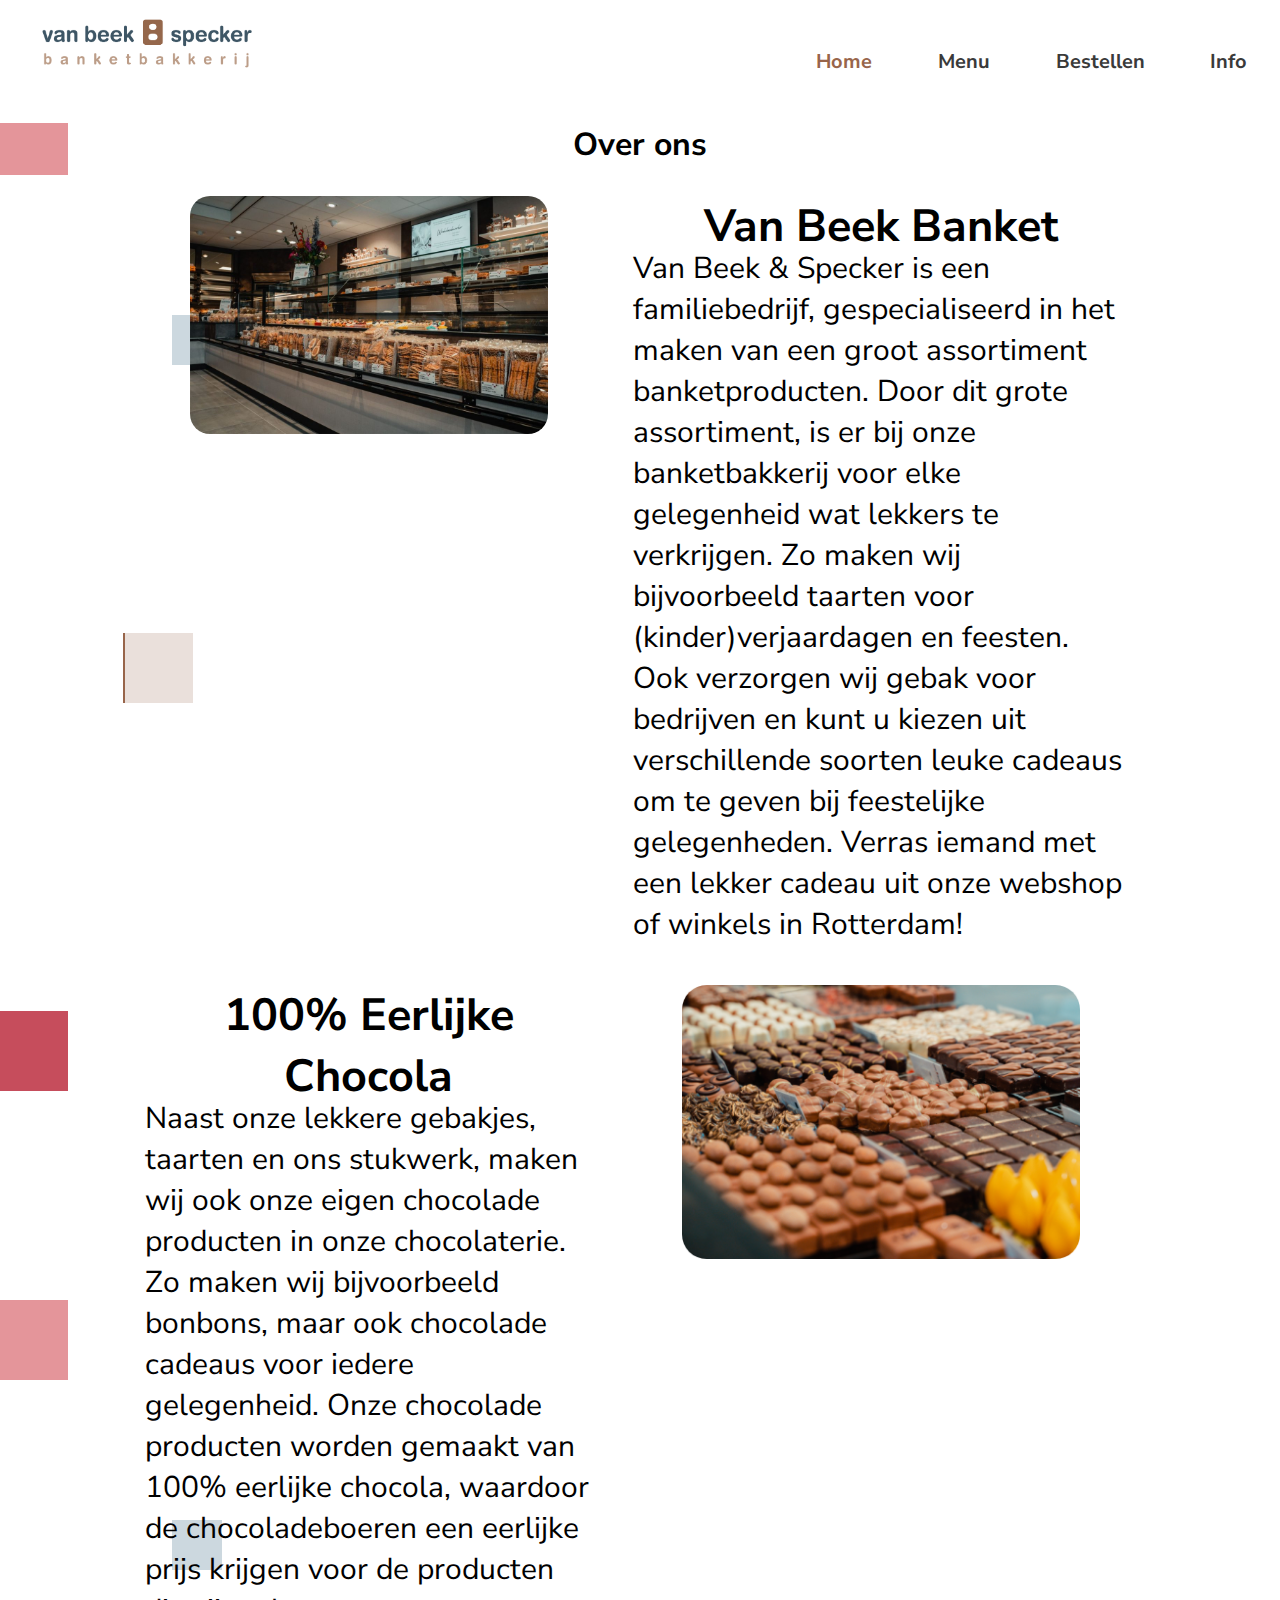
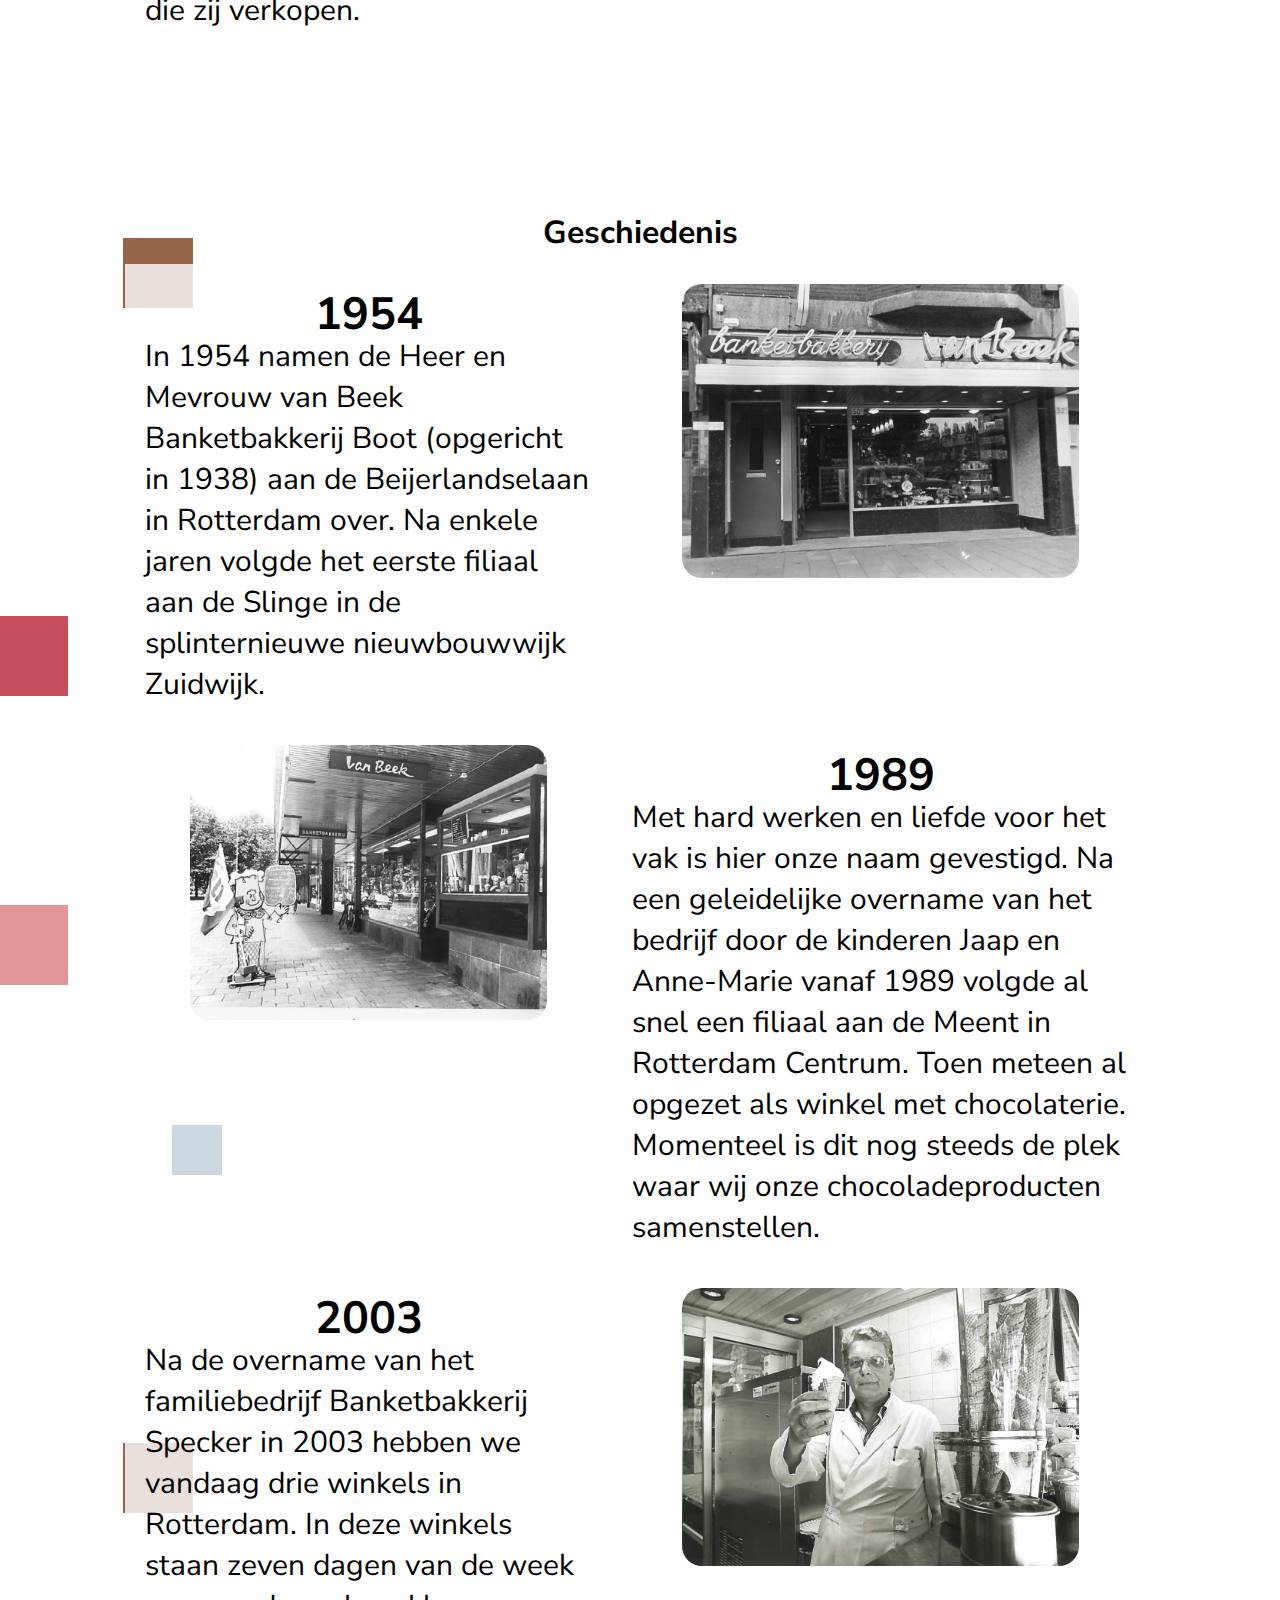
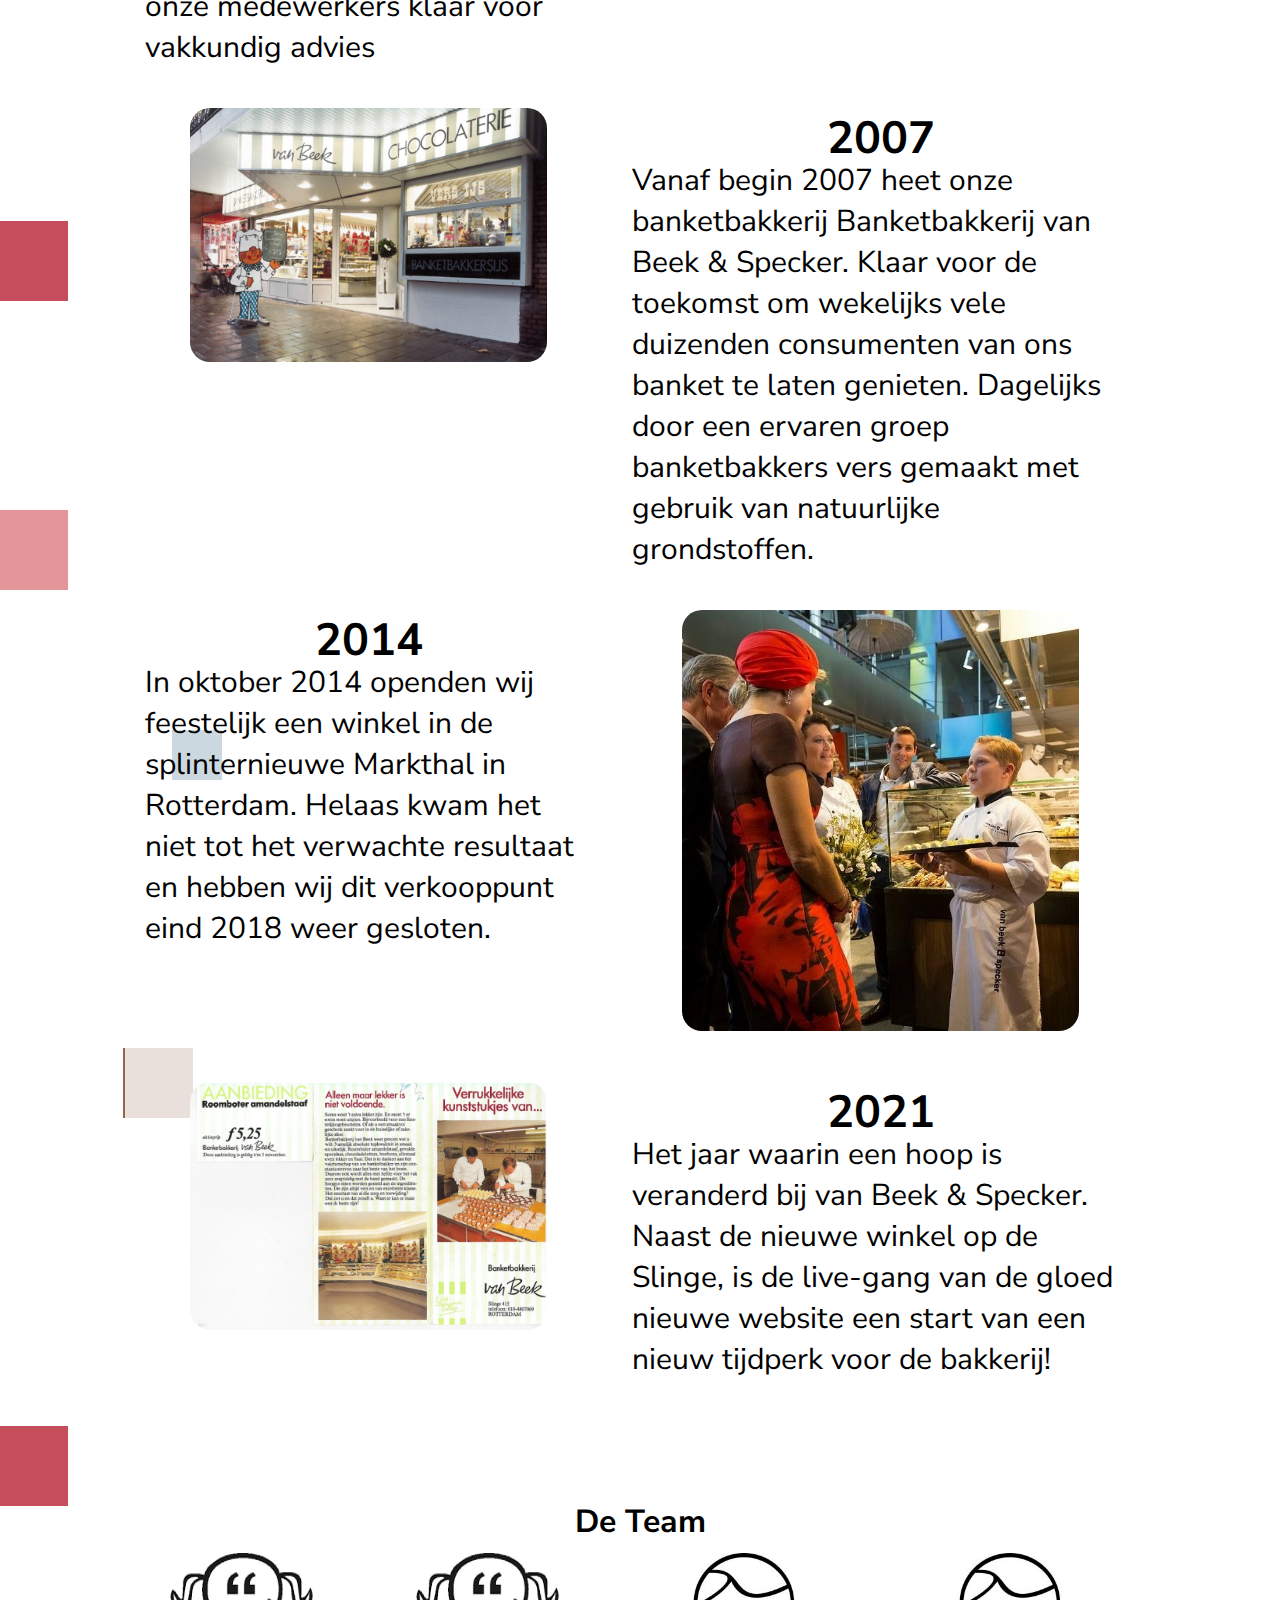
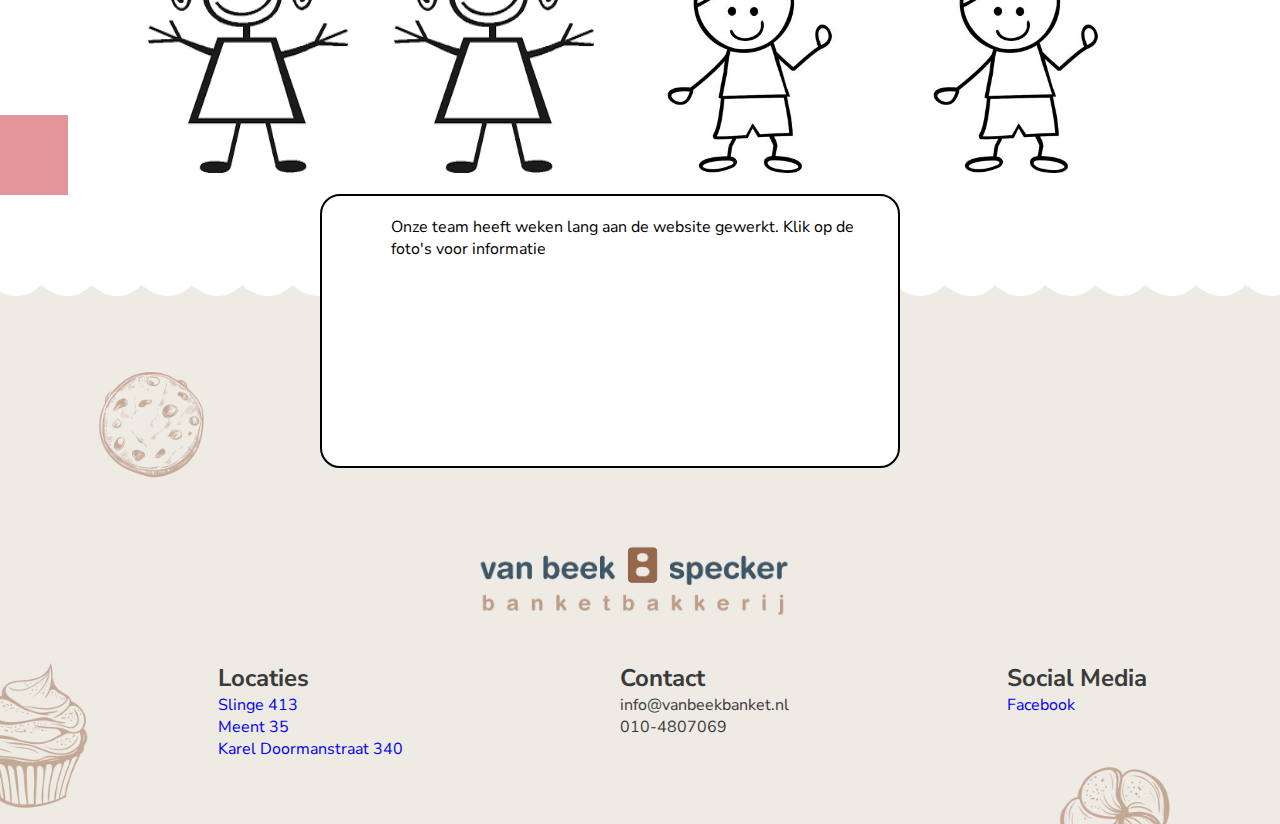
<file: info.html>
<!DOCTYPE html>
<html lang="nl-NL">

<head>
    <meta charset="UTF-8">
    <meta http-equiv="X-UA-Compatible" content="IE=edge">
    <meta name="viewport" content="width=device-width, initial-scale=1.0">
    <link rel="stylesheet" href="infopagina2.css">
    <title>Informatie</title>
</head>

<body>

    <header>
        <a href="index.html"><img class="logo" src="media/logo.png" alt="logo"></a>
        <ul class="navbar">
            <li><a href="index.html" class="navtekst" id="home">Home</a></li>
            <li><a href="menu.html" class="navtekst">Menu</a></li>
            <li><a href="bestel.html" class="navtekst">Bestellen</a></li>
            <li><a href="info.html" class="navtekst">Info</a></li>
        </ul>

    </header>


    <h1 class="h11">Over ons</h1>

<div id="wrapper1">
    <div class="grid-container1">
        <div class="grid-item"><img src="media/winkelf.jpg" class="tijdf"></div>
        <div class="grid-item"><h2 class="h222">Van Beek Banket</h2> <br><p class="para">Van Beek & Specker is een familiebedrijf, gespecialiseerd in het maken van een groot assortiment banketproducten. Door dit grote assortiment, is er bij onze banketbakkerij voor elke gelegenheid wat lekkers te verkrijgen. Zo maken wij bijvoorbeeld taarten voor (kinder)verjaardagen en feesten. Ook verzorgen wij gebak voor bedrijven en kunt u kiezen uit verschillende soorten leuke cadeaus om te geven bij feestelijke gelegenheden. Verras iemand met een lekker cadeau uit onze webshop of winkels in Rotterdam!</p></div>
        <div class="grid-item"><h2 class="h222">100% Eerlijke Chocola</h2><br> <p class="para">Naast onze lekkere gebakjes, taarten en ons stukwerk, maken wij ook onze eigen chocolade producten in onze chocolaterie. Zo maken wij bijvoorbeeld bonbons, maar ook chocolade cadeaus voor iedere gelegenheid. Onze chocolade producten worden gemaakt van 100% eerlijke chocola, waardoor de chocoladeboeren een eerlijke prijs krijgen voor de producten die zij verkopen. </p></div>  
        <div class="grid-item"><img src="media/chocoinfo.png" class="tijdf"></div>
    </div>
</div>

<h1 class="h11">Geschiedenis</h1>
    <div id="wrapper2">

        <div class="grid-container2">
            <div class="grid-item"><h2 class="h222">1954</h2><br> <p class="para">In 1954 namen de Heer en Mevrouw van Beek Banketbakkerij Boot (opgericht in 1938) aan de Beijerlandselaan in Rotterdam over. Na enkele jaren volgde het eerste filiaal aan de Slinge in de splinternieuwe nieuwbouwwijk Zuidwijk.
            </p></div>
            <div class="grid-item"><img src="media/1954.jpeg" class="tijdf"></div>
            <div class="grid-item"><img src="media/1989.jpeg" class="tijdf"></div>
            <div class="grid-item"><h2 class="h222">1989</h2><br> <p class="para">Met hard werken en liefde voor het vak is hier onze naam gevestigd. Na een geleidelijke overname van het bedrijf door de kinderen Jaap en Anne-Marie vanaf 1989 volgde al snel een filiaal aan de Meent in Rotterdam Centrum. Toen meteen al opgezet als winkel met chocolaterie. Momenteel is dit nog steeds de plek waar wij onze chocoladeproducten samenstellen.</p></div>
            <div class="grid-item"><h2 class="h222">2003</h2><br> <p class="para">Na de overname van het familiebedrijf Banketbakkerij Specker in 2003 hebben we vandaag drie winkels in Rotterdam. In deze winkels staan zeven dagen van de week onze medewerkers klaar voor vakkundig advies</p></div>
            <div class="grid-item"><img src="media/2003.jpeg" class="tijdf"></div>
            <div class="grid-item"><img src="media/2007.jpeg" class="tijdf"></div>
            <div class="grid-item"><h2 class="h222">2007</h2><br><p class="para">Vanaf begin 2007 heet onze banketbakkerij Banketbakkerij van Beek & Specker. Klaar voor de toekomst om wekelijks vele duizenden consumenten van ons banket te laten genieten. Dagelijks door een ervaren groep banketbakkers vers gemaakt met gebruik van natuurlijke grondstoffen.</p></div>
            <div class="grid-item"><h2 class="h222">2014</h2><br><p class="para">In oktober 2014 openden wij feestelijk een winkel in de splinternieuwe Markthal in Rotterdam. Helaas kwam het niet tot het verwachte resultaat en hebben wij dit verkooppunt eind 2018 weer gesloten.</p></div>
            <div class="grid-item"><img src="media/2014.jpg" class="tijdf"></div>
            <div class="grid-item"><img src="media/2021.jpeg" class="tijdf"></div>
            <div class="grid-item"><h2 class="h222">2021</h2><br><p class="para">Het jaar waarin een hoop is veranderd bij van Beek & Specker. Naast de nieuwe winkel op de Slinge, is de live-gang van de gloed nieuwe website een start van een nieuw tijdperk voor de bakkerij!</p></div>

        </div>

    </div>

    <h1 class="h11">De Team</h1>
<div id="wrapper3">
        <div class="grid-item2"><img src="media/girls.png" id="foto1"></div>
        <div class="grid-item2"><img src="media/girls.png" id="foto2"></div>
        <div class="grid-item2"><img src="media/boys.jpeg" id="foto3" ></div>  
        <div class="grid-item2"><img src="media/boys.jpeg" id="foto4" ></div>
</div>
<div id="tekst">
<p id="tek">Onze team heeft weken lang aan de website gewerkt. Klik op de foto's voor informatie</p>
</div>


  <footer>
        <br><div><img class="footerlogo" src="media/logo.png" alt="logo"></div>
        <div class="footerList">
            <ul class="list">
                <li class="font-semibold">
                    <h2>Locaties</h2>
                </li>
                <li><i class="fa-solid fa-location-dot"></i>
                    <a href="https://www.google.com/maps/place/Van+Beek+Banquet/@51.8734999,4.4878919,20z/data=!4m15!1m8!3m7!1s0x47c43393252a958b:0x4090eafeefdd20c8!2zMzA4NSBFUyDYsdmI2KrYsdiv2KfZhQ!3b1!8m2!3d51.8735293!4d4.4854742!16s%2Fg%2F1tq4q7x7!3m5!1s0x47c433934134377d:0x4c079abb4a61dc6e!8m2!3d51.8736038!4d4.4880848!16s%2Fg%2F1vpfhqhf"
                        target="_blank"> Slinge 413</a>
                </li>
                <li> <i class="fa-solid fa-location-dot"></i><a
                        href="https://www.google.com/maps/place/Banketbakkerij+van+Beek+%26+Specker/@51.9235194,4.4850217,21z/data=!3m1!5s0x47c4335a24c638db:0x1decd731d2b1a6e2!4m15!1m8!3m7!1s0x47c4335a2e9d6f07:0x85b2c12b0b7af708!2zMzAxMSBKQyDYsdmI2KrYsdiv2KfZhQ!3b1!8m2!3d51.9234493!4d4.4850105!16s%2Fg%2F1v2kwlzw!3m5!1s0x47c4335a2eda648f:0x7aef4cb78fb5764d!8m2!3d51.923531!4d4.4850346!16s%2Fg%2F1tgqhlg0"
                        target="_blank"> Meent 35</a></li>
                <li><i class="fa-solid fa-location-dot"></i><a
                        href="https://www.google.nl/maps/place/Karel+Doormanstraat+340,+3012+GR+Rotterdam/@51.91935,4.4761155,17z/data=!3m1!4b1!4m6!3m5!1s0x47c434a097d60613:0x32b9a911eca7c29e!8m2!3d51.91935!4d4.4761155!16s%2Fg%2F11bytnv8yc"
                        target="_blank"> Karel Doormanstraat 340</a></li>
            </ul>



            <ul class="list">
                <li class="font-semibold">
                    <h2>Contact</h2>
                </li>
                <li>
                    <p><i class="fa-solid fa-envelope"></i> info@vanbeekbanket.nl </p>
                </li>
                <li>
                    <p><i class="fa-solid fa-phone"></i> 010-4807069</p>
                </li>
            </ul>

            <ul class="list">
                <li class="font-semibold">
                    <h2>Social Media</h2>
                </li>
                <li><i class="fa-brands fa-facebook"></i> <a
                        href="https://da-dk.facebook.com/people/Banketbakkerij-van-Beek-en-Specker/100054608672219/"
                        target="_blank"> Facebook</a></li>
            </ul>
        </div>
    </footer>

<script type="text/javascript" src="infjs.js"></script>
</body>
</html>
</file>
<file: infopagina2.css>
@import url('https://fonts.googleapis.com/css2?family=Nunito+Sans:ital,wght@0,200;0,300;0,400;0,600;0,700;0,800;0,900;1,200;1,300;1,400;1,600;1,700;1,800;1,900&display=swap');


*{
    margin: 0;
    padding: 0;
}

body{
    font-family: 'Nunito Sans', sans-serif;
    background-image: url("media/div.png");
 
  }

header {
    background-color: white;
    overflow: hidden;
    
}

.logo {
    height: 4vw;
    width: 17vw;
    margin: 2vh 3vw;
    display: inline-block;
}

.navbar {
    list-style-type: none;
    padding: 0;
    overflow: hidden;
    float: right;
    display: inline-flex;
 
}

.navtekst {
    margin: 4vh 1vw;
    display: block;
    color: white;
    text-align: center;
    padding: 12px 20px;
    color: #3a3a3a;
    text-decoration: none;
    font-size: 20px;
    font-weight: bold;
    
}

.navtekst:hover {
    color: rgb(230, 124, 112);
}

#home {
    color: #98654a;
}


footer {
    height: 60vh;
    width: 100%;
    background-image: url("media/footer.png");
    background-size: cover;
    list-style-type: none;
    color: #3a3a3a;
    margin-top: 7vw;
}

.footerlogo {
    margin-top: 6vw;
    margin-bottom: 2vw;
    margin-left: 37%;
    width: 25vw;
}

a:link {
    text-decoration: none;
}

.list {
    list-style: none;
    margin-left: 17vw;
    margin-top: 1vw;
}

.footerList {
    display: flex;
}


.linktekst{
    color: aliceblue;
}


.h11{
text-align: center;
font-weight: bold;
}
.grid-container1 {
  display: grid;
  grid-template-columns: auto auto;
  padding: 10px;
  width: 80%;
  margin-left: 9%;
}

.grid-container2 {
    display: grid;
    grid-template-columns: auto auto;
    padding: 10px;
    width: 80%;
    margin-left: 9%;
  }
  .grid-item {
    background-color: rgba(255, 255, 255, 0.8);
    padding: 20px;
    font-size: 30px;
    text-align: center;
    
  }
  #h222{
    text-align: left;
  }
  .para{
    margin-top: -50px;
text-align: left;
  }
#wrapper1{
  margin-bottom: 150px;
}
#wrapper2{
  margin-bottom: 90px;
}
#wrapper3{
    display: grid;
    grid-template-columns: auto auto auto auto;
    padding: 10px;
    width: 80%;
    margin-left: 9%;
    
}

.grid-item2 {
  
  font-size: 30px;
  text-align: center;

}
#tekst{
  background-color: white;
  float: left;
  border: 2px solid black;
  border-radius: 20px;
  margin-left: 25%;
  width: 45%;
  height: 270px;
}
#tek{
  margin-left: 12%;
  margin-top: 20px;
}

img{
  transition: 0.4s ease-in;
}

img:hover {
  transform: scale(1.1);
} 

.linktekst{
  color: aliceblue;
}
.tijdf{
  width: 80%;
  border-radius: 20px;
}
#foto1{
  width: 200px;
  height:220px ;
}
#foto2{
  width: 200px;
  height:220px;
}
#foto3{
  height: 220px;
}
#foto4{
  height:220px ;
}
</file>
